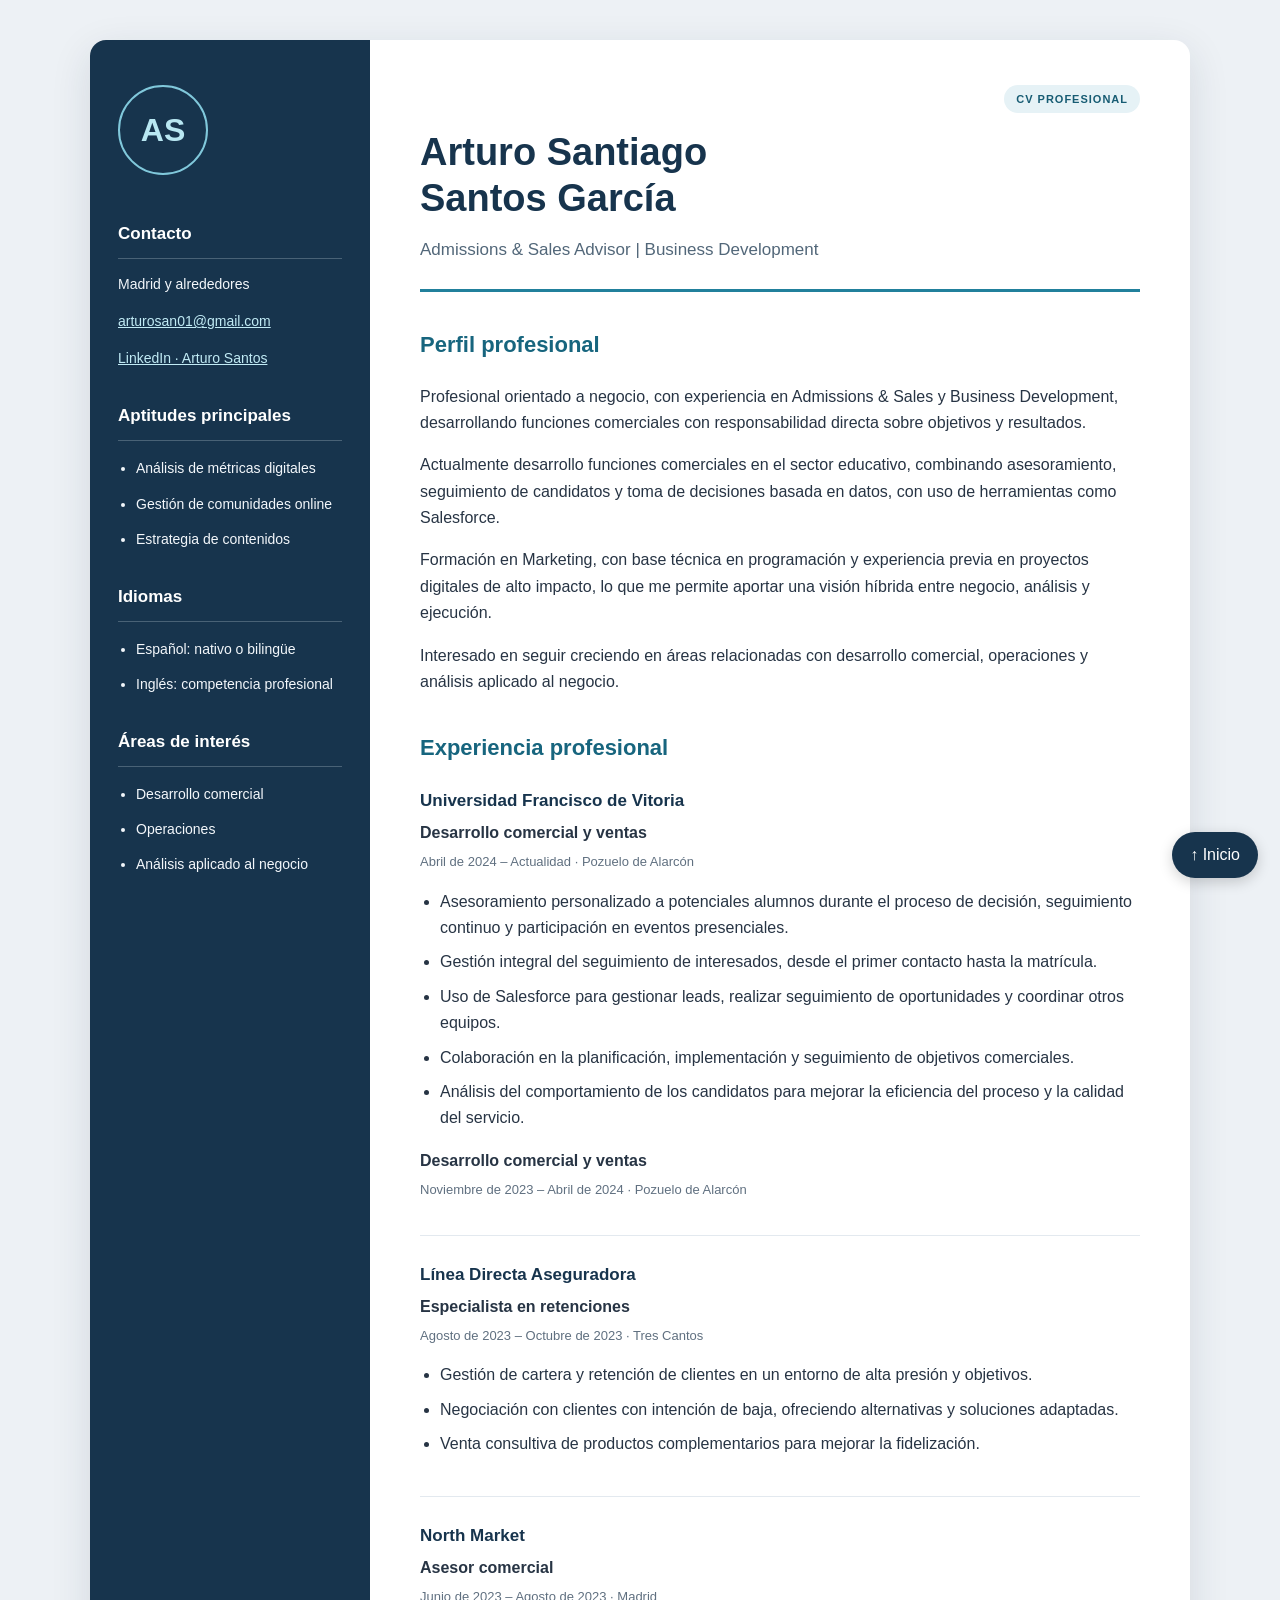
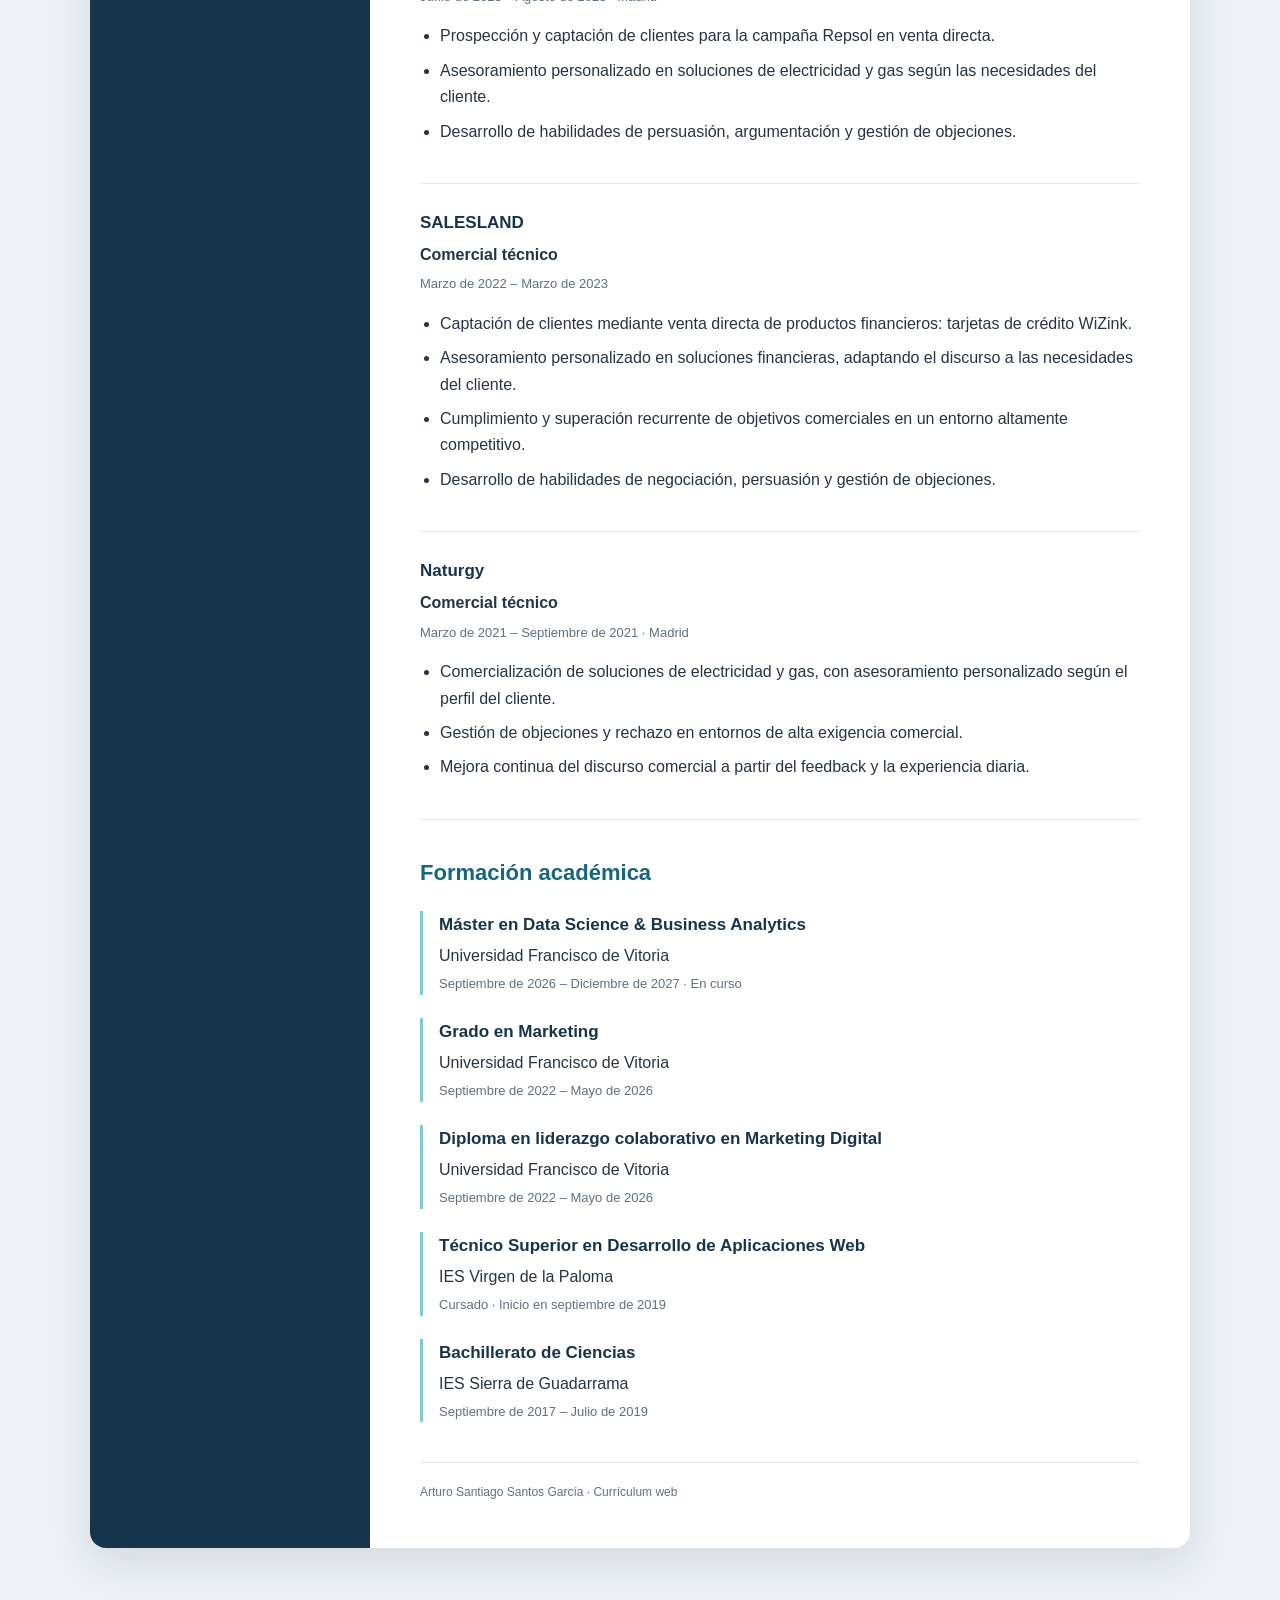
<file: project_personal_CV/index.html>
<!DOCTYPE html>
<html lang="es">
<head>
    <meta charset="UTF-8">
    <meta name="viewport" content="width=device-width, initial-scale=1.0">
    <title>Arturo Santiago Santos García | CV</title>
    <link rel="stylesheet" href="styles.css">
</head>

<body id="inicio">
    <div class="cv">
        <aside class="lateral">
            <div class="iniciales" aria-hidden="true">AS</div>

            <h2>Contacto</h2>
            <p>Madrid y alrededores</p>
            <p>
                <a href="mailto:arturosan01@gmail.com">
                    arturosan01@gmail.com
                </a>
            </p>
            <p>
                <a href="https://www.linkedin.com/in/arturo-santiago-santos">
                    LinkedIn · Arturo Santos
                </a>
            </p>

            <h2>Aptitudes principales</h2>
            <ul>
                <li>Análisis de métricas digitales</li>
                <li>Gestión de comunidades online</li>
                <li>Estrategia de contenidos</li>
            </ul>

            <h2>Idiomas</h2>
            <ul>
                <li>Español: nativo o bilingüe</li>
                <li>Inglés: competencia profesional</li>
            </ul>

            <h2>Áreas de interés</h2>
            <ul>
                <li>Desarrollo comercial</li>
                <li>Operaciones</li>
                <li>Análisis aplicado al negocio</li>
            </ul>
        </aside>

        <main class="contenido">
            <header class="cabecera">
                <span class="insignia">CV PROFESIONAL</span>
                <h1>Arturo Santiago<br>Santos García</h1>
                <p class="subtitulo">
                    Admissions &amp; Sales Advisor | Business Development
                </p>
            </header>

            <section>
                <h2>Perfil profesional</h2>
                <p>
                    Profesional orientado a negocio, con experiencia en
                    Admissions &amp; Sales y Business Development, desarrollando
                    funciones comerciales con responsabilidad directa sobre
                    objetivos y resultados.
                </p>
                <p>
                    Actualmente desarrollo funciones comerciales en el sector
                    educativo, combinando asesoramiento, seguimiento de
                    candidatos y toma de decisiones basada en datos, con uso
                    de herramientas como Salesforce.
                </p>
                <p>
                    Formación en Marketing, con base técnica en programación y
                    experiencia previa en proyectos digitales de alto impacto,
                    lo que me permite aportar una visión híbrida entre negocio,
                    análisis y ejecución.
                </p>
                <p>
                    Interesado en seguir creciendo en áreas relacionadas con
                    desarrollo comercial, operaciones y análisis aplicado al negocio.
                </p>
            </section>

            <section>
                <h2>Experiencia profesional</h2>

                <article class="puesto">
                    <h3>Universidad Francisco de Vitoria</h3>
                    <p class="cargo">Desarrollo comercial y ventas</p>
                    <p class="fecha">
                        Abril de 2024 – Actualidad · Pozuelo de Alarcón
                    </p>
                    <ul>
                        <li>
                            Asesoramiento personalizado a potenciales alumnos
                            durante el proceso de decisión, seguimiento continuo
                            y participación en eventos presenciales.
                        </li>
                        <li>
                            Gestión integral del seguimiento de interesados,
                            desde el primer contacto hasta la matrícula.
                        </li>
                        <li>
                            Uso de Salesforce para gestionar leads, realizar
                            seguimiento de oportunidades y coordinar otros equipos.
                        </li>
                        <li>
                            Colaboración en la planificación, implementación
                            y seguimiento de objetivos comerciales.
                        </li>
                        <li>
                            Análisis del comportamiento de los candidatos para
                            mejorar la eficiencia del proceso y la calidad del servicio.
                        </li>
                    </ul>

                    <p class="cargo">Desarrollo comercial y ventas</p>
                    <p class="fecha">
                        Noviembre de 2023 – Abril de 2024 · Pozuelo de Alarcón
                    </p>
                </article>

                <article class="puesto">
                    <h3>Línea Directa Aseguradora</h3>
                    <p class="cargo">Especialista en retenciones</p>
                    <p class="fecha">
                        Agosto de 2023 – Octubre de 2023 · Tres Cantos
                    </p>
                    <ul>
                        <li>
                            Gestión de cartera y retención de clientes en un
                            entorno de alta presión y objetivos.
                        </li>
                        <li>
                            Negociación con clientes con intención de baja,
                            ofreciendo alternativas y soluciones adaptadas.
                        </li>
                        <li>
                            Venta consultiva de productos complementarios
                            para mejorar la fidelización.
                        </li>
                    </ul>
                </article>

                <article class="puesto">
                    <h3>North Market</h3>
                    <p class="cargo">Asesor comercial</p>
                    <p class="fecha">
                        Junio de 2023 – Agosto de 2023 · Madrid
                    </p>
                    <ul>
                        <li>
                            Prospección y captación de clientes para la
                            campaña Repsol en venta directa.
                        </li>
                        <li>
                            Asesoramiento personalizado en soluciones de
                            electricidad y gas según las necesidades del cliente.
                        </li>
                        <li>
                            Desarrollo de habilidades de persuasión,
                            argumentación y gestión de objeciones.
                        </li>
                    </ul>
                </article>

                <article class="puesto">
                    <h3>SALESLAND</h3>
                    <p class="cargo">Comercial técnico</p>
                    <p class="fecha">Marzo de 2022 – Marzo de 2023</p>
                    <ul>
                        <li>
                            Captación de clientes mediante venta directa de
                            productos financieros: tarjetas de crédito WiZink.
                        </li>
                        <li>
                            Asesoramiento personalizado en soluciones financieras,
                            adaptando el discurso a las necesidades del cliente.
                        </li>
                        <li>
                            Cumplimiento y superación recurrente de objetivos
                            comerciales en un entorno altamente competitivo.
                        </li>
                        <li>
                            Desarrollo de habilidades de negociación,
                            persuasión y gestión de objeciones.
                        </li>
                    </ul>
                </article>

                <article class="puesto">
                    <h3>Naturgy</h3>
                    <p class="cargo">Comercial técnico</p>
                    <p class="fecha">
                        Marzo de 2021 – Septiembre de 2021 · Madrid
                    </p>
                    <ul>
                        <li>
                            Comercialización de soluciones de electricidad y gas,
                            con asesoramiento personalizado según el perfil del cliente.
                        </li>
                        <li>
                            Gestión de objeciones y rechazo en entornos
                            de alta exigencia comercial.
                        </li>
                        <li>
                            Mejora continua del discurso comercial a partir
                            del feedback y la experiencia diaria.
                        </li>
                    </ul>
                </article>
            </section>

            <section>
                <h2>Formación académica</h2>

                <article class="estudio">
                    <h3>Máster en Data Science &amp; Business Analytics</h3>
                    <p>Universidad Francisco de Vitoria</p>
                    <p class="fecha">
                        Septiembre de 2026 – Diciembre de 2027 · En curso
                    </p>
                </article>

                <article class="estudio">
                    <h3>Grado en Marketing</h3>
                    <p>Universidad Francisco de Vitoria</p>
                    <p class="fecha">Septiembre de 2022 – Mayo de 2026</p>
                </article>

                <article class="estudio">
                    <h3>Diploma en liderazgo colaborativo en Marketing Digital</h3>
                    <p>Universidad Francisco de Vitoria</p>
                    <p class="fecha">Septiembre de 2022 – Mayo de 2026</p>
                </article>

                <article class="estudio">
                    <h3>Técnico Superior en Desarrollo de Aplicaciones Web</h3>
                    <p>IES Virgen de la Paloma</p>
                    <p class="fecha">Cursado · Inicio en septiembre de 2019</p>
                </article>

                <article class="estudio">
                    <h3>Bachillerato de Ciencias</h3>
                    <p>IES Sierra de Guadarrama</p>
                    <p class="fecha">Septiembre de 2017 – Julio de 2019</p>
                </article>
            </section>

            <footer>
                Arturo Santiago Santos García · Currículum web
            </footer>
        </main>
    </div>

    <a class="volver-arriba" href="#inicio">↑ Inicio</a>
</body>
</html>
</file>
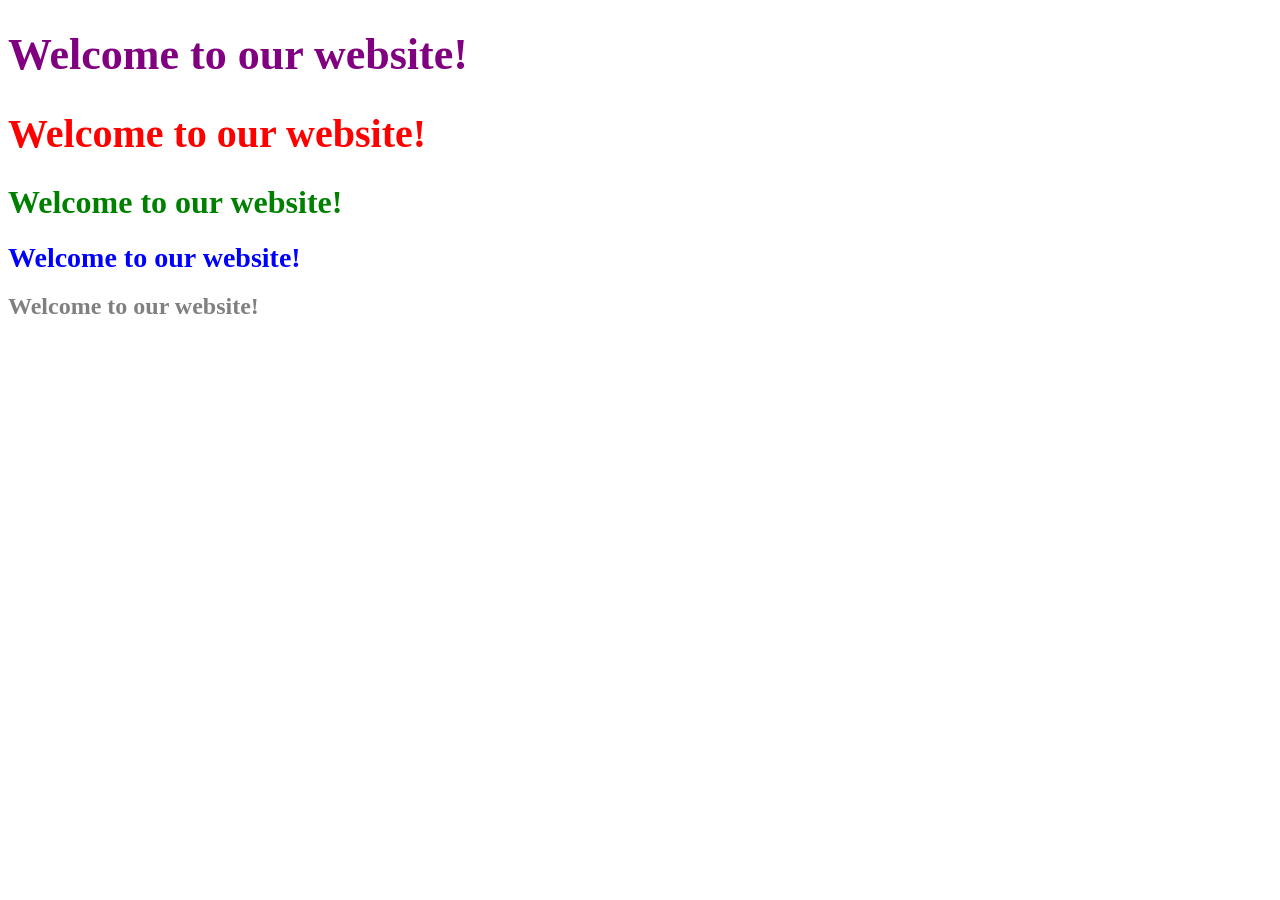
<file: 2. CSS Basics/specificity.html>
<!DOCTYPE html>
<html>

<head>
  <style>
    /* 1. Element selector (lowest specificity) */
    h1 {
      font-size: 24px;
      color: gray;
    }

    /* 2. Class selector */
    .main-header {
      font-size: 28px;
      color: blue;
    }

    /* 3. Attribute selector */
    [data-header="header"] {
      font-size: 32px;
      color: green;
    }

    /* 4. Pseudo-class selector */
    .main-header:hover {
      font-size: 36px;
      color: orange !important;
    }

    h1:hover {
      /* This is less specific than the previous one */
      font-size: 16px;
      color: pink;
    }

    /* 5. ID selector */
    #header-id {
      font-size: 40px;
      color: red;
    }

    /* 6. Inline style (highest specificity) */
  </style>
</head>

<body>

  <h1 id="pepito" class="main-header" data-header="header" style="font-size: 44px; color: purple;">Welcome to our
    website!</h1>
  <h1 id="header-id" class="main-header" data-header="header">Welcome to our website!</h1>
  <h1 id="juanito" class="main-header" data-header="header">Welcome to our website!</h1>
  <h1 id="juanito" class="main-header" data-header="chinchin">Welcome to our website!</h1>
  <h1 id="juanito" class="whatever" data-header="chinchin">Welcome to our website!</h1>


</body>

</html>
</file>
<file: project_personal_CV/styles.css>
/* Ajustes generales */
* {
    box-sizing: border-box;
}

html {
    scroll-behavior: smooth;
}

body {
    margin: 0;
    padding: 40px 20px 90px;
    background: #edf1f5;
    color: #273444;
    font-family: Arial, Helvetica, sans-serif;
    line-height: 1.65;
}

.cv {
    display: grid;
    grid-template-columns: 280px minmax(0, 1fr);
    max-width: 1100px;
    margin: 0 auto;
    background: white;
    border-radius: 16px;
    overflow: hidden;
    box-shadow: 0 12px 40px rgba(22, 44, 68, 0.12);
}

/* Columna lateral */
.lateral {
    padding: 45px 28px;
    background: #17344d;
    color: #f3f7fb;
}

.iniciales {
    display: grid;
    place-items: center;
    width: 90px;
    height: 90px;
    margin-bottom: 45px;
    border: 2px solid #80c8db;
    border-radius: 50%;
    font-size: 32px;
    font-weight: bold;
    color: #b8e7f2;
}

.lateral h2 {
    margin-top: 32px;
    padding-bottom: 10px;
    border-bottom: 1px solid #496276;
    font-size: 17px;
    color: white;
}

.lateral p,
.lateral li {
    font-size: 14px;
}

.lateral a {
    color: #c1ebf5;
    overflow-wrap: anywhere;
}

.lateral ul {
    padding-left: 18px;
}

.lateral li {
    margin-bottom: 12px;
}

/* Contenido principal */
.contenido {
    min-width: 0;
    padding: 45px 50px;
}

/* Relative sirve como referencia para la insignia */
.cabecera {
    position: relative;
    padding-top: 45px;
    padding-bottom: 25px;
    border-bottom: 3px solid #21809c;
}

/* Absolute coloca la insignia dentro de la cabecera */
.insignia {
    position: absolute;
    top: 0;
    right: 0;
    z-index: 1;
    padding: 5px 12px;
    background: #e6f2f6;
    color: #175c73;
    border-radius: 20px;
    font-size: 11px;
    font-weight: bold;
    letter-spacing: 1px;
}

h1 {
    margin: 0 0 15px;
    color: #17344d;
    font-size: 38px;
    line-height: 1.2;
}

.subtitulo {
    margin: 0;
    color: #526779;
    font-size: 17px;
}

section {
    margin-top: 35px;
}

.contenido h2 {
    margin-bottom: 20px;
    color: #17657e;
    font-size: 22px;
}

h3 {
    margin: 0;
    color: #17344d;
    font-size: 17px;
}

.puesto {
    margin-bottom: 25px;
    padding-bottom: 22px;
    border-bottom: 1px solid #e3e9ef;
}

.cargo {
    margin: 5px 0;
    font-weight: bold;
}

.fecha {
    margin: 5px 0 12px;
    color: #607080;
    font-size: 13px;
}

.contenido ul {
    padding-left: 20px;
}

.contenido li {
    margin-bottom: 8px;
}

.estudio {
    margin-bottom: 23px;
    padding-left: 16px;
    border-left: 3px solid #80c8db;
}

.estudio p {
    margin: 4px 0;
}

footer {
    margin-top: 40px;
    padding-top: 20px;
    border-top: 1px solid #e3e9ef;
    color: #607080;
    font-size: 12px;
}

/* Fixed mantiene el botón visible al desplazarse */
/* Z-index lo coloca por delante del resto del contenido */
.volver-arriba {
    position: fixed;
    right: 22px;
    bottom: 22px;
    z-index: 10;
    padding: 10px 18px;
    border-radius: 25px;
    background: #17344d;
    color: white;
    text-decoration: none;
    box-shadow: 0 4px 14px rgba(0, 0, 0, 0.18);
}

.volver-arriba:hover {
    background: #216c86;
}

a:focus-visible {
    outline: 3px solid #e9a23b;
    outline-offset: 4px;
}

/* Adaptación a móviles */
@media (max-width: 760px) {
    body {
        padding: 15px 10px 85px;
    }

    .cv {
        grid-template-columns: 1fr;
    }

    .lateral,
    .contenido {
        padding: 30px 24px;
    }

    .iniciales {
        margin-bottom: 20px;
    }

    h1 {
        font-size: 30px;
    }
}
</file>
